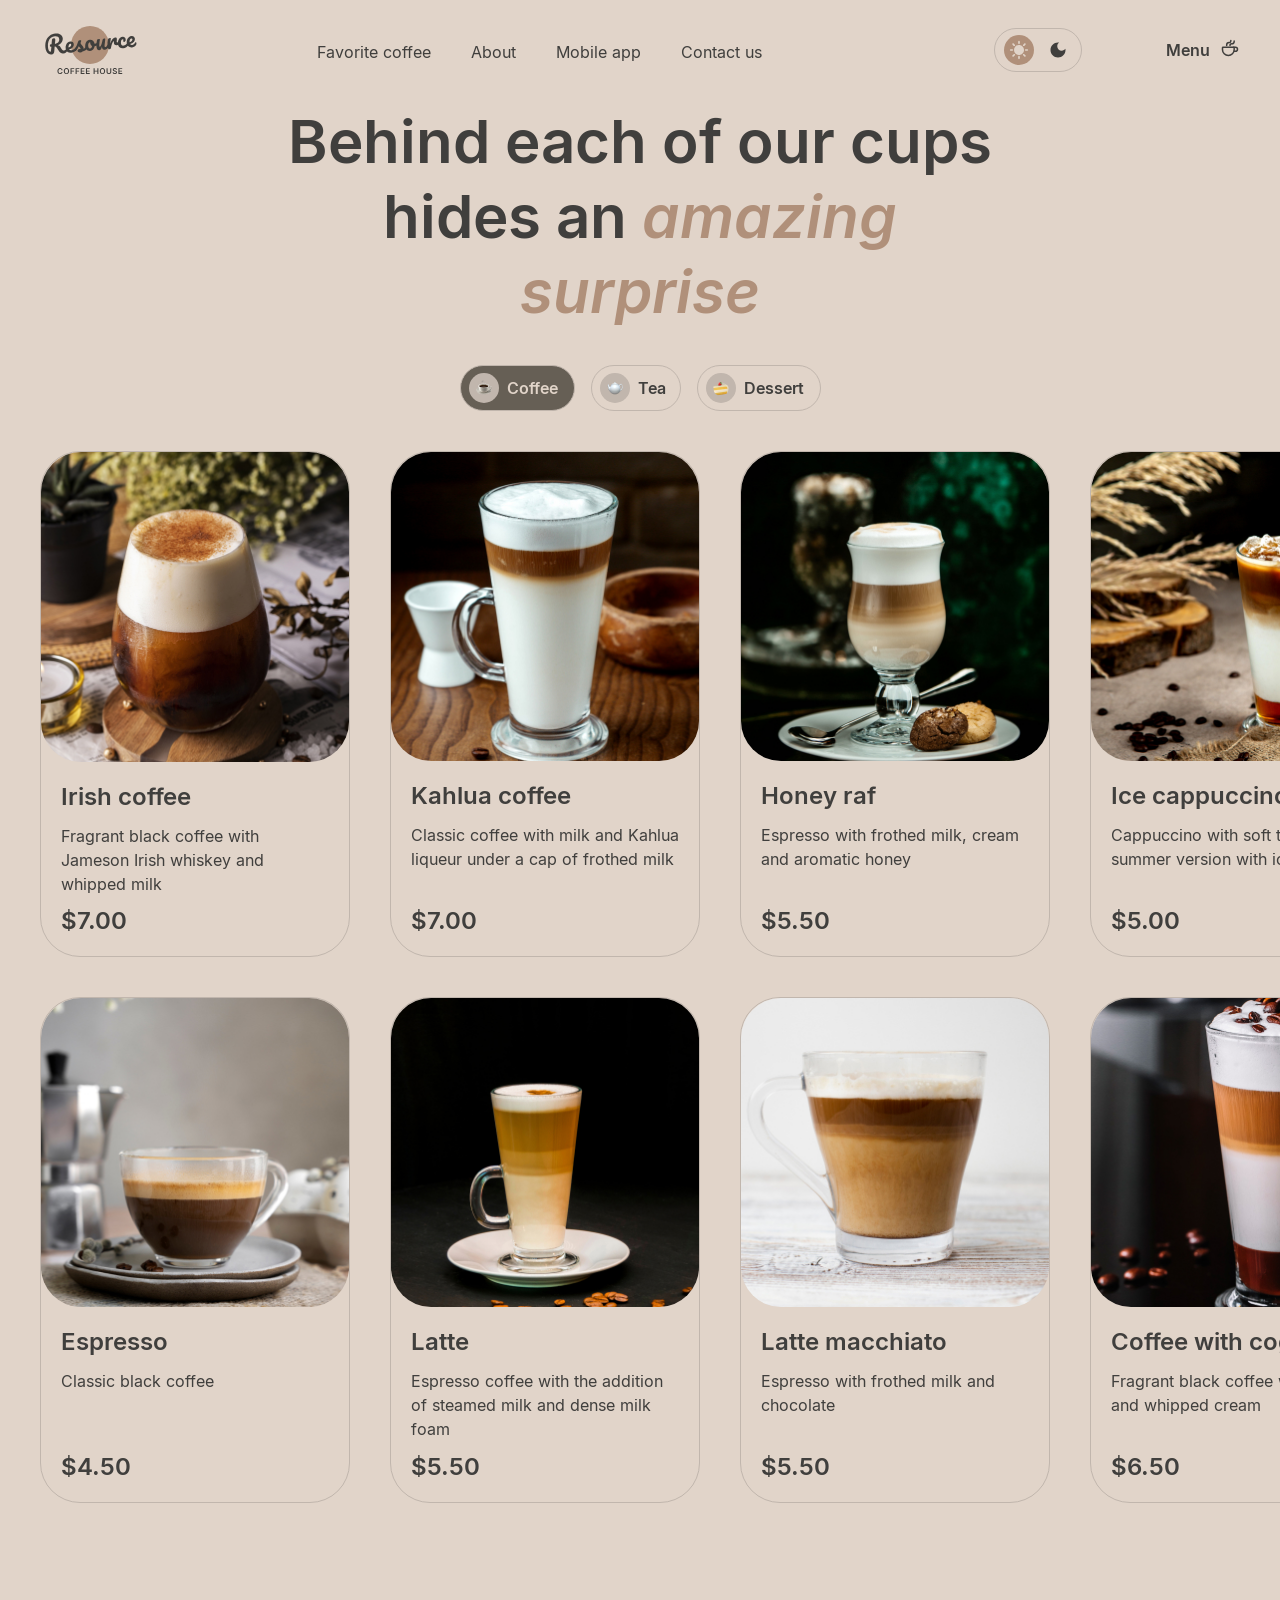
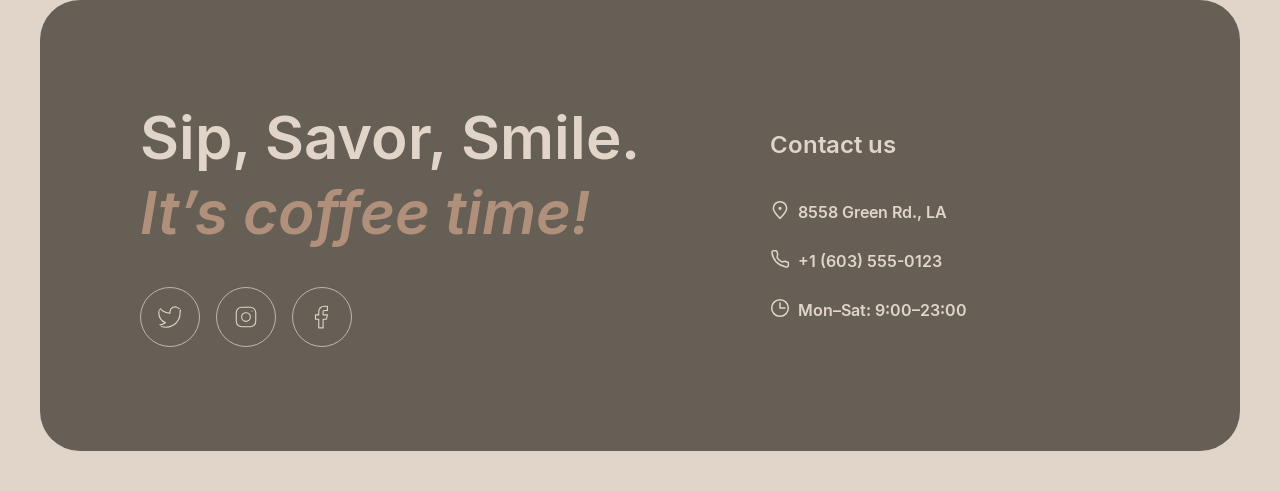
<file: menu.html>
<!doctype html>
<html lang="en">
	<head>
		<meta charset="UTF-8" />
		<meta name="viewport" content="width=device-width, initial-scale=1.0" />
		<link rel="stylesheet" href="style.css" />
		<title>Menu</title>
	</head>
	<body>
		<div class="wrapper-container">
			<header>
				<div class="header__container">
					<div class="header__menu">
						<div class="header__logo">
							<a href="index.html">
								<svg
									width="100"
									height="60"
									viewBox="0 0 100 60"
									fill="none"
									xmlns="http://www.w3.org/2000/svg"
								>
									<path
										style="fill: #b0907a"
										d="M69 25C69 35.4934 60.4934 44 50 44C39.5066 44 31 35.4934 31 25C31 14.5066 39.5066 6 50 6C60.4934 6 69 14.5066 69 25Z"
										fill="#B0907A"
									/>
									<path
										d="M95.6784 22.2913C95.8856 22.2732 96.0534 22.3548 96.1817 22.5364C96.326 22.7165 96.4127 22.9739 96.442 23.3086C96.4922 23.8824 96.4 24.3884 96.1652 24.8265C95.7789 25.5509 95.2359 26.1365 94.5362 26.5832C93.8524 27.0285 93.0084 27.295 92.0042 27.3829C90.4741 27.5168 89.2469 27.1664 88.3226 26.3318C87.3969 25.4812 86.8658 24.2749 86.7291 22.7129C86.6329 21.6131 86.7748 20.5727 87.1547 19.5919C87.5333 18.5951 88.1046 17.7822 88.8687 17.1532C89.6487 16.5229 90.5568 16.1623 91.5928 16.0717C92.5173 15.9908 93.2829 16.2049 93.8895 16.714C94.4948 17.2071 94.8386 17.9239 94.9209 18.8643C95.0171 19.9641 94.7016 20.9473 93.9743 21.814C93.2617 22.6633 91.9772 23.4021 90.1208 24.0303C90.5675 24.73 91.2451 25.0401 92.1537 24.9606C92.8072 24.9035 93.3279 24.7053 93.7158 24.3662C94.1197 24.0257 94.5692 23.4725 95.0643 22.7064C95.2346 22.4506 95.4393 22.3122 95.6784 22.2913ZM91.3914 18.4503C90.8016 18.5019 90.3295 18.8885 89.9751 19.6102C89.6365 20.3304 89.5098 21.1767 89.5949 22.149L89.5991 22.1968C90.5199 21.8914 91.2318 21.4918 91.7347 20.9981C92.2376 20.5044 92.4632 19.9626 92.4117 19.3729C92.3852 19.0701 92.2766 18.8386 92.0859 18.6786C91.9098 18.5013 91.6783 18.4252 91.3914 18.4503Z"
										fill="#403F3D"
									/>
									<path
										d="M83.2976 28.1446C81.7356 28.2813 80.4779 27.9497 79.5245 27.1497C78.5857 26.3324 78.0529 25.1985 77.926 23.7481C77.813 22.457 77.969 21.303 78.394 20.2861C78.819 19.2692 79.4149 18.4622 80.1818 17.8651C80.9487 17.268 81.7784 16.9304 82.671 16.8523C83.5477 16.7756 84.2481 16.9793 84.7723 17.4635C85.311 17.9303 85.6159 18.5702 85.6871 19.383C85.7456 20.0525 85.6437 20.6316 85.3813 21.1203C85.1348 21.6076 84.7725 21.8722 84.2944 21.9141C83.9915 21.9406 83.7382 21.8904 83.5344 21.7637C83.3465 21.6356 83.2414 21.444 83.2191 21.189C83.2093 21.0774 83.2141 20.9485 83.2334 20.8023C83.2527 20.6561 83.2676 20.5504 83.278 20.4852C83.3367 20.2392 83.357 20.0125 83.3389 19.8053C83.3208 19.5981 83.2511 19.4436 83.1297 19.3418C83.0243 19.2386 82.876 19.1953 82.6847 19.2121C82.3181 19.2441 81.9901 19.4415 81.7006 19.8041C81.4097 20.1508 81.193 20.6114 81.0506 21.186C80.9081 21.7606 80.8661 22.3826 80.9247 23.0521C81.0865 24.901 81.9723 25.7551 83.5821 25.6142C84.2356 25.557 84.9181 25.2805 85.6296 24.7846C86.3556 24.2714 87.0469 23.5444 87.7034 22.6036C87.8752 22.3637 88.0806 22.2333 88.3197 22.2124C88.5269 22.1942 88.6946 22.2759 88.8229 22.4574C88.9672 22.6375 89.054 22.895 89.0832 23.2297C89.1362 23.8354 89.028 24.3427 88.7587 24.7518C88.0904 25.7418 87.2526 26.5378 86.2452 27.1399C85.2524 27.7247 84.2699 28.0596 83.2976 28.1446Z"
										fill="#403F3D"
									/>
									<path
										d="M69.549 29.3476C68.9433 29.4006 68.485 29.1195 68.1742 28.5042C67.8794 27.8876 67.6706 26.8779 67.5479 25.4753C67.3666 23.4032 67.4892 21.4089 67.9158 19.4924C68.0188 19.0177 68.2207 18.6627 68.5213 18.4276C68.8365 18.1752 69.289 18.0232 69.8787 17.9716C70.1975 17.9437 70.4242 17.964 70.5586 18.0326C70.6931 18.1011 70.7701 18.2469 70.7897 18.4701C70.812 18.7251 70.7426 19.3094 70.5816 20.2229C70.478 20.8744 70.3993 21.4434 70.3455 21.93C70.2917 22.4165 70.2636 23.0132 70.2612 23.7201C70.6673 22.3033 71.1594 21.136 71.7376 20.2181C72.3158 19.3002 72.8997 18.6308 73.4892 18.2098C74.0947 17.7874 74.6605 17.5532 75.1865 17.5072C76.2225 17.4166 76.7858 17.8893 76.8765 18.9253C76.8946 19.1325 76.8668 19.6409 76.7931 20.4504C76.7214 21.0991 76.6925 21.5032 76.7064 21.6626C76.7552 22.2204 76.9789 22.4819 77.3773 22.4471C77.8236 22.408 78.3668 22.0072 79.0067 21.2445C79.1958 21.0191 79.4019 20.8967 79.6251 20.8772C79.8323 20.8591 80 20.9408 80.1283 21.1223C80.2712 21.2864 80.3559 21.5199 80.3824 21.8228C80.434 22.4125 80.315 22.8887 80.0255 23.2513C79.6197 23.7526 79.1285 24.1971 78.5521 24.5848C77.9903 24.9552 77.3746 25.1697 76.7052 25.2282C75.8604 25.3021 75.196 25.1434 74.7121 24.7521C74.2441 24.3594 73.978 23.7965 73.9139 23.0633C73.8929 22.8242 73.8959 22.583 73.9228 22.3397C73.9268 22.0182 73.9239 21.8016 73.9142 21.69C73.8919 21.435 73.793 21.3151 73.6177 21.3305C73.3786 21.3514 73.0836 21.6503 72.7325 22.2271C72.396 22.7865 72.0748 23.5213 71.7689 24.4314C71.4631 25.3415 71.2332 26.2932 71.0791 27.2864C70.9694 28.0509 70.8068 28.5791 70.5914 28.8709C70.3906 29.1455 70.0431 29.3044 69.549 29.3476Z"
										fill="#403F3D"
									/>
									<path
										d="M59.2462 30.2488C58.5289 30.3116 57.9106 30.0364 57.3912 29.4233C56.8863 28.7929 56.5906 27.9836 56.5042 26.9954C56.3996 25.8 56.3838 24.7012 56.4567 23.699C56.5282 22.6809 56.6985 21.5979 56.9675 20.4501C57.085 19.958 57.2782 19.5958 57.547 19.3635C57.8157 19.1312 58.2609 18.9878 58.8826 18.9334C59.2332 18.9028 59.4772 18.9376 59.6145 19.038C59.7677 19.1371 59.8541 19.2981 59.8736 19.5213C59.8847 19.6488 59.8347 20.0868 59.7235 20.8354C59.6157 21.4391 59.5349 21.9842 59.4811 22.4707C59.3088 24.1722 59.247 25.3019 59.2958 25.8598C59.3251 26.1945 59.3859 26.4301 59.4781 26.5666C59.569 26.6871 59.7021 26.7397 59.8774 26.7244C60.1165 26.7035 60.3904 26.4386 60.6993 25.9297C61.024 25.4195 61.3431 24.6608 61.6565 23.6536C61.9859 22.6451 62.2798 21.4148 62.5382 19.9627C62.6239 19.4734 62.7852 19.114 63.0221 18.8845C63.2749 18.6535 63.6643 18.5151 64.1903 18.4691C64.5569 18.437 64.8161 18.4625 64.9679 18.5456C65.1184 18.6127 65.204 18.7658 65.2249 19.0049C65.2598 19.4034 65.1561 20.5127 64.9138 22.3327C64.646 24.412 64.533 25.6907 64.5748 26.1688C64.6013 26.4717 64.686 26.7052 64.8289 26.8694C64.9703 27.0176 65.1447 27.0827 65.3519 27.0645C65.6706 27.0366 66.0285 26.8126 66.4254 26.3924C66.8368 25.9549 67.3708 25.2657 68.0273 24.3249C68.199 24.0851 68.4044 23.9547 68.6435 23.9337C68.8507 23.9156 69.0185 23.9973 69.1468 24.1788C69.291 24.3589 69.3778 24.6163 69.4071 24.9511C69.4629 25.5886 69.3547 26.096 69.0825 26.4731C68.471 27.3779 67.7905 28.1361 67.041 28.7477C66.3074 29.358 65.4385 29.707 64.4343 29.7949C63.6693 29.8618 63.0776 29.6165 62.6594 29.0588C62.2572 28.4997 62.0093 27.6862 61.9159 26.6183C61.7398 27.7259 61.4065 28.5982 60.9162 29.2354C60.4245 29.8566 59.8678 30.1944 59.2462 30.2488Z"
										fill="#403F3D"
									/>
									<path
										d="M57.5606 22.8796C57.7678 22.8614 57.9362 22.9511 58.0659 23.1485C58.1956 23.346 58.2744 23.6041 58.3023 23.9229C58.3692 24.688 58.1779 25.1625 57.7282 25.3463C56.8011 25.7647 55.7659 26.048 54.6225 26.1963C54.4367 27.5616 53.9332 28.6898 53.1117 29.5808C52.2888 30.4559 51.3115 30.9429 50.1799 31.0419C49.2235 31.1256 48.3824 30.9663 47.6566 30.564C46.9467 30.1603 46.383 29.5913 45.9654 28.8569C45.5478 28.1225 45.3 27.309 45.2219 26.4164C45.1159 25.205 45.2529 24.1089 45.6328 23.1281C46.0114 22.1313 46.5841 21.3343 47.351 20.7372C48.1165 20.1242 48.9933 19.7744 49.9816 19.688C51.1929 19.582 52.2022 19.9193 53.0093 20.6999C53.8309 21.4632 54.3592 22.453 54.5941 23.6691C55.339 23.5558 56.2177 23.3183 57.23 22.9567C57.3547 22.9136 57.4649 22.8879 57.5606 22.8796ZM50.1494 28.4908C50.6595 28.4462 51.0797 28.2007 51.41 27.7542C51.7563 27.3063 51.959 26.6863 52.0182 25.8941C51.4948 25.6026 51.0739 25.1977 50.7555 24.6795C50.4531 24.1599 50.2754 23.5972 50.2224 22.9916C50.2001 22.7365 50.2017 22.4794 50.2272 22.2202L50.1076 22.2307C49.4701 22.2864 48.9633 22.644 48.5873 23.3032C48.2259 23.9452 48.094 24.824 48.1916 25.9398C48.2683 26.8164 48.4942 27.4712 48.8694 27.9042C49.2605 28.3357 49.6872 28.5313 50.1494 28.4908Z"
										fill="#403F3D"
									/>
									<path
										d="M40.3103 32.4354C39.4815 32.508 38.8272 32.3725 38.3474 32.029C37.8836 31.6841 37.6307 31.2726 37.5889 30.7944C37.5527 30.38 37.6727 30.0081 37.9491 29.6787C38.2254 29.3494 38.6584 29.1589 39.2482 29.1073C39.4554 29.0892 39.6966 29.0922 39.9717 29.1163C40.2614 29.1231 40.4787 29.1282 40.6235 29.1316C40.5713 28.7185 40.4415 28.3364 40.2341 27.9851C40.0427 27.6325 39.8048 27.3 39.5205 26.9876C39.2348 26.6592 38.9692 26.3773 38.7237 26.1418C38.3119 27.1254 37.8861 27.9497 37.4464 28.6145C37.0226 29.278 36.5482 29.9137 36.0232 30.5218C35.7614 30.8338 35.4711 31.0038 35.1523 31.0316C34.8973 31.054 34.6824 30.9844 34.5077 30.823C34.3316 30.6457 34.2316 30.4216 34.2079 30.1506C34.1801 29.8318 34.2658 29.5272 34.4653 29.2367L34.7426 28.827C35.5244 27.6664 36.1078 26.7159 36.4928 25.9756C36.7233 25.4896 36.9884 24.8481 37.288 24.0509C37.5863 23.2379 37.8745 22.4016 38.1527 21.542C38.3942 20.8142 38.9931 20.4085 39.9494 20.3248C40.3957 20.2858 40.71 20.2984 40.8923 20.3628C41.0746 20.4271 41.1734 20.547 41.1888 20.7223C41.1971 20.8179 41.1785 20.9722 41.1329 21.1849C41.0873 21.3977 41.0177 21.6126 40.9243 21.8296C40.6876 22.4285 40.5867 22.9272 40.6215 23.3257C40.6424 23.5647 40.7451 23.8208 40.9296 24.0937C41.1301 24.3653 41.4244 24.7009 41.8127 25.1006C42.3814 25.7254 42.8141 26.2657 43.111 26.7216C43.4224 27.1601 43.6025 27.6583 43.6513 28.2162C43.6652 28.3756 43.6688 28.6001 43.662 28.8898C44.4166 28.5187 45.2626 27.6335 46.2003 26.2345C46.372 25.9946 46.5774 25.8642 46.8165 25.8433C47.0237 25.8252 47.1915 25.9069 47.3198 26.0884C47.464 26.2685 47.5508 26.5259 47.5801 26.8606C47.6331 27.4663 47.5249 27.9737 47.2555 28.3827C46.545 29.4407 45.8392 30.185 45.1381 30.6158C44.4515 31.0292 43.5756 31.2985 42.5105 31.4238C41.9204 32.0215 41.187 32.3587 40.3103 32.4354Z"
										fill="#403F3D"
									/>
									<path
										d="M36.6161 26.7357C36.8233 26.7175 36.9911 26.7992 37.1194 26.9807C37.2636 27.1608 37.3504 27.4183 37.3797 27.753C37.4355 28.3905 37.3273 28.8979 37.0551 29.2751C36.5281 30.0439 35.7492 30.7786 34.7183 31.4791C33.7034 32.1782 32.5823 32.5815 31.355 32.6888C29.6814 32.8353 28.3426 32.4947 27.3386 31.667C26.3347 30.8394 25.7637 29.6365 25.6256 28.0586C25.5294 26.9588 25.6713 25.9185 26.0512 24.9376C26.4298 23.9408 27.0011 23.1279 27.7652 22.4989C28.5452 21.8686 29.4533 21.508 30.4893 21.4174C31.4138 21.3365 32.1793 21.5506 32.786 22.0597C33.3913 22.5528 33.7351 23.2696 33.8173 24.21C33.9136 25.3098 33.5981 26.293 32.8708 27.1597C32.1581 28.009 30.8816 28.7471 29.0412 29.3739C29.5039 30.0722 30.293 30.3726 31.4088 30.275C32.126 30.2122 32.9173 29.894 33.7826 29.3204C34.6625 28.7295 35.4016 27.9983 35.9999 27.1269C36.1716 26.887 36.377 26.7566 36.6161 26.7357ZM30.2878 23.796C29.6981 23.8476 29.226 24.2342 28.8715 24.9559C28.533 25.6761 28.4063 26.5224 28.4914 27.4947L28.4955 27.5425C29.4164 27.2371 30.1283 26.8375 30.6312 26.3438C31.1341 25.8501 31.3597 25.3083 31.3081 24.7186C31.2816 24.4158 31.1731 24.1843 30.9824 24.0243C30.8063 23.847 30.5747 23.7709 30.2878 23.796Z"
										fill="#403F3D"
									/>
									<path
										d="M27.6906 27.5167C27.8978 27.4986 28.0656 27.5803 28.1939 27.7618C28.3382 27.9419 28.4249 28.1993 28.4542 28.5341C28.5086 29.1557 28.4004 29.6631 28.1296 30.0561C27.4454 31.0476 26.7351 31.8324 25.9987 32.4108C25.261 32.9733 24.3581 33.3012 23.2902 33.3946C22.2541 33.4853 21.3451 33.2837 20.5631 32.79C19.797 32.2949 19.028 31.3985 18.256 30.1009C17.6351 29.063 17.151 28.3023 16.8035 27.8188C16.4547 27.3193 16.119 26.9712 15.7967 26.7745C15.4903 26.5765 15.1198 26.4724 14.6852 26.4622C14.6508 26.8025 14.5595 27.8705 14.4114 29.6663C14.3537 30.4744 14.3165 30.9675 14.3 31.1456C14.2256 32.1319 13.9724 32.9089 13.5402 33.4767C13.1067 34.0286 12.4038 34.3471 11.4315 34.4321C10.3636 34.5256 9.38799 34.2977 8.50477 33.7486C7.63609 33.1822 6.9298 32.3606 6.38589 31.2839C5.84059 30.1913 5.50518 28.9277 5.37968 27.4932C5.1454 24.8154 5.40544 22.4638 6.15978 20.4383C6.93006 18.4115 8.10738 16.8148 9.69174 15.6483C11.2906 14.4644 13.1899 13.7763 15.3895 13.5838C16.9196 13.45 18.223 13.5688 19.2994 13.9404C20.3759 14.312 21.1968 14.8826 21.762 15.6523C22.3432 16.4206 22.6784 17.3148 22.7676 18.3349C22.8457 19.2275 22.7073 20.1229 22.3522 21.0213C22.0117 21.9023 21.4476 22.7066 20.66 23.434C19.8724 24.1614 18.8869 24.7375 17.7034 25.1622C18.4866 25.3025 19.1057 25.5856 19.5605 26.0116C20.0154 26.4376 20.4891 27.0787 20.9816 27.9351C21.5115 28.8524 22.0112 29.5153 22.4806 29.924C22.966 30.3312 23.4955 30.5098 24.0693 30.4596C24.5794 30.4149 25.0509 30.205 25.4838 29.8299C25.9154 29.4388 26.4456 28.7981 27.0744 27.9079C27.2461 27.6681 27.4515 27.5377 27.6906 27.5167ZM11.3837 26.727C10.8418 26.7744 10.4561 26.6797 10.2266 26.4428C10.013 26.2045 9.89225 25.9259 9.86436 25.6071C9.8309 25.2246 9.92394 24.9113 10.1435 24.6672C10.379 24.4218 10.6562 24.2851 10.9749 24.2572L11.5727 24.2049C11.691 22.6206 11.8123 21.2528 11.9364 20.1016C12.053 19.0474 12.6771 18.4708 13.8088 18.3718C14.7173 18.2923 15.2071 18.659 15.2782 19.4719C15.2936 19.6473 15.2975 19.7835 15.2899 19.8805L14.9199 23.9121C15.7764 23.789 16.5393 23.5134 17.2085 23.0855C17.8937 22.6561 18.4149 22.0966 18.7722 21.4068C19.1454 20.7156 19.2957 19.9556 19.2232 19.1268C19.1353 18.1226 18.7236 17.3636 17.988 16.8498C17.2524 16.3359 16.2232 16.1369 14.9002 16.2526C13.3382 16.3893 12.0016 16.8997 10.8904 17.7839C9.79381 18.6508 8.98568 19.8779 8.46605 21.4653C7.94503 23.0366 7.78003 24.9142 7.97108 27.0978C8.06033 28.1179 8.24063 28.9855 8.51198 29.7006C8.78334 30.4157 9.08648 30.9432 9.42139 31.2834C9.75631 31.6235 10.0592 31.7817 10.3302 31.7579C10.5374 31.7398 10.6957 31.6216 10.8051 31.4032C10.9304 31.1834 11.0127 30.839 11.052 30.3698L11.3837 26.727Z"
										fill="#403F3D"
									/>
									<path
										d="M78.4023 54.0001V48.1819H82.1864V49.0654H79.4563V50.645H81.9904V51.5285H79.4563V53.1165H82.2092V54.0001H78.4023Z"
										fill="#403F3D"
									/>
									<path
										d="M75.9698 49.7813C75.9433 49.5332 75.8316 49.34 75.6346 49.2017C75.4395 49.0635 75.1857 48.9943 74.8732 48.9943C74.6535 48.9943 74.4651 49.0275 74.3079 49.0938C74.1507 49.1601 74.0304 49.25 73.9471 49.3637C73.8638 49.4773 73.8211 49.607 73.8192 49.7529C73.8192 49.8741 73.8467 49.9792 73.9016 50.0682C73.9585 50.1572 74.0352 50.233 74.1317 50.2955C74.2283 50.3561 74.3353 50.4072 74.4528 50.4489C74.5702 50.4906 74.6886 50.5256 74.8079 50.554L75.3533 50.6904C75.573 50.7415 75.7842 50.8106 75.9869 50.8977C76.1914 50.9849 76.3742 51.0947 76.5352 51.2273C76.698 51.3599 76.8268 51.5199 76.9215 51.7074C77.0162 51.8949 77.0636 52.1146 77.0636 52.3665C77.0636 52.7074 76.9764 53.0076 76.8022 53.2671C76.628 53.5246 76.3761 53.7263 76.0465 53.8722C75.7189 54.0161 75.3221 54.0881 74.8562 54.0881C74.4035 54.0881 74.0105 54.018 73.6772 53.8779C73.3458 53.7377 73.0863 53.5332 72.8988 53.2642C72.7132 52.9953 72.6128 52.6676 72.5977 52.2813H73.6346C73.6497 52.4839 73.7122 52.6525 73.8221 52.787C73.9319 52.9214 74.0749 53.0218 74.2511 53.0881C74.4291 53.1544 74.628 53.1875 74.8477 53.1875C75.0768 53.1875 75.2776 53.1534 75.4499 53.0852C75.6242 53.0152 75.7605 52.9186 75.859 52.7955C75.9575 52.6705 76.0077 52.5246 76.0096 52.358C76.0077 52.2065 75.9632 52.0815 75.8761 51.983C75.7889 51.8826 75.6668 51.7993 75.5096 51.733C75.3543 51.6648 75.1725 51.6042 74.9641 51.5512L74.3022 51.3807C73.823 51.2576 73.4442 51.071 73.1658 50.821C72.8893 50.5692 72.7511 50.2349 72.7511 49.8182C72.7511 49.4754 72.8439 49.1752 73.0295 48.9176C73.217 48.6601 73.4717 48.4602 73.7937 48.3182C74.1156 48.1743 74.4802 48.1023 74.8874 48.1023C75.3003 48.1023 75.6621 48.1743 75.9727 48.3182C76.2852 48.4602 76.5304 48.6582 76.7085 48.912C76.8865 49.1638 76.9783 49.4536 76.984 49.7813H75.9698Z"
										fill="#403F3D"
									/>
									<path
										d="M70.2086 48.1819H71.2626V51.983C71.2626 52.3997 71.1641 52.7662 70.9672 53.0825C70.7721 53.3987 70.4975 53.6459 70.1433 53.8239C69.7891 54.0001 69.3753 54.0881 68.9018 54.0881C68.4264 54.0881 68.0117 54.0001 67.6575 53.8239C67.3033 53.6459 67.0287 53.3987 66.8336 53.0825C66.6386 52.7662 66.541 52.3997 66.541 51.983V48.1819H67.595V51.895C67.595 52.1374 67.648 52.3533 67.7541 52.5427C67.862 52.7321 68.0136 52.8807 68.2086 52.9887C68.4037 53.0948 68.6348 53.1478 68.9018 53.1478C69.1689 53.1478 69.3999 53.0948 69.595 52.9887C69.792 52.8807 69.9435 52.7321 70.0495 52.5427C70.1556 52.3533 70.2086 52.1374 70.2086 51.895V48.1819Z"
										fill="#403F3D"
									/>
									<path
										d="M65.1435 51.0909C65.1435 51.7178 65.026 52.2548 64.7912 52.7017C64.5582 53.1468 64.2401 53.4877 63.8366 53.7245C63.4351 53.9612 62.9796 54.0796 62.4702 54.0796C61.9607 54.0796 61.5043 53.9612 61.1009 53.7245C60.6993 53.4858 60.3812 53.144 60.1463 52.6989C59.9134 52.2519 59.7969 51.7159 59.7969 51.0909C59.7969 50.464 59.9134 49.9281 60.1463 49.483C60.3812 49.036 60.6993 48.6942 61.1009 48.4574C61.5043 48.2207 61.9607 48.1023 62.4702 48.1023C62.9796 48.1023 63.4351 48.2207 63.8366 48.4574C64.2401 48.6942 64.5582 49.036 64.7912 49.483C65.026 49.9281 65.1435 50.464 65.1435 51.0909ZM64.0838 51.0909C64.0838 50.6496 64.0147 50.2775 63.8764 49.9745C63.7401 49.6695 63.5507 49.4394 63.3082 49.2841C63.0658 49.1269 62.7865 49.0483 62.4702 49.0483C62.1539 49.0483 61.8745 49.1269 61.6321 49.2841C61.3897 49.4394 61.1993 49.6695 61.0611 49.9745C60.9247 50.2775 60.8565 50.6496 60.8565 51.0909C60.8565 51.5322 60.9247 51.9053 61.0611 52.2102C61.1993 52.5133 61.3897 52.7434 61.6321 52.9006C61.8745 53.0559 62.1539 53.1335 62.4702 53.1335C62.7865 53.1335 63.0658 53.0559 63.3082 52.9006C63.5507 52.7434 63.7401 52.5133 63.8764 52.2102C64.0147 51.9053 64.0838 51.5322 64.0838 51.0909Z"
										fill="#403F3D"
									/>
									<path
										d="M53.5918 54.0001V48.1819H54.6458V50.645H57.3418V48.1819H58.3986V54.0001H57.3418V51.5285H54.6458V54.0001H53.5918Z"
										fill="#403F3D"
									/>
									<path
										d="M45.9492 54.0001V48.1819H49.7333V49.0654H47.0032V50.645H49.5373V51.5285H47.0032V53.1165H49.756V54.0001H45.9492Z"
										fill="#403F3D"
									/>
									<path
										d="M40.6895 54.0001V48.1819H44.4735V49.0654H41.7434V50.645H44.2775V51.5285H41.7434V53.1165H44.4963V54.0001H40.6895Z"
										fill="#403F3D"
									/>
									<path
										d="M35.6016 54.0001V48.1819H39.3288V49.0654H36.6555V50.645H39.0732V51.5285H36.6555V54.0001H35.6016Z"
										fill="#403F3D"
									/>
									<path
										d="M30.5137 54.0001V48.1819H34.2409V49.0654H31.5676V50.645H33.9853V51.5285H31.5676V54.0001H30.5137Z"
										fill="#403F3D"
									/>
									<path
										d="M29.1181 51.0909C29.1181 51.7178 29.0007 52.2548 28.7658 52.7017C28.5328 53.1468 28.2147 53.4877 27.8113 53.7245C27.4097 53.9612 26.9542 54.0796 26.4448 54.0796C25.9353 54.0796 25.4789 53.9612 25.0755 53.7245C24.6739 53.4858 24.3558 53.144 24.1209 52.6989C23.888 52.2519 23.7715 51.7159 23.7715 51.0909C23.7715 50.464 23.888 49.9281 24.1209 49.483C24.3558 49.036 24.6739 48.6942 25.0755 48.4574C25.4789 48.2207 25.9353 48.1023 26.4448 48.1023C26.9542 48.1023 27.4097 48.2207 27.8113 48.4574C28.2147 48.6942 28.5328 49.036 28.7658 49.483C29.0007 49.9281 29.1181 50.464 29.1181 51.0909ZM28.0584 51.0909C28.0584 50.6496 27.9893 50.2775 27.851 49.9745C27.7147 49.6695 27.5253 49.4394 27.2828 49.2841C27.0404 49.1269 26.7611 49.0483 26.4448 49.0483C26.1285 49.0483 25.8491 49.1269 25.6067 49.2841C25.3643 49.4394 25.1739 49.6695 25.0357 49.9745C24.8993 50.2775 24.8311 50.6496 24.8311 51.0909C24.8311 51.5322 24.8993 51.9053 25.0357 52.2102C25.1739 52.5133 25.3643 52.7434 25.6067 52.9006C25.8491 53.0559 26.1285 53.1335 26.4448 53.1335C26.7611 53.1335 27.0404 53.0559 27.2828 52.9006C27.5253 52.7434 27.7147 52.5133 27.851 52.2102C27.9893 51.9053 28.0584 51.5322 28.0584 51.0909Z"
										fill="#403F3D"
									/>
									<path
										d="M22.5536 50.1449H21.4911C21.4608 49.9707 21.4049 49.8163 21.3235 49.6818C21.2421 49.5455 21.1407 49.4299 21.0195 49.3352C20.8983 49.2406 20.7601 49.1695 20.6048 49.1222C20.4513 49.0729 20.2856 49.0483 20.1076 49.0483C19.7913 49.0483 19.511 49.1279 19.2667 49.287C19.0224 49.4442 18.8311 49.6752 18.6928 49.9801C18.5546 50.2832 18.4854 50.6534 18.4854 51.0909C18.4854 51.536 18.5546 51.911 18.6928 52.2159C18.833 52.519 19.0243 52.7481 19.2667 52.9034C19.511 53.0568 19.7904 53.1335 20.1048 53.1335C20.279 53.1335 20.4419 53.1108 20.5934 53.0654C20.7468 53.018 20.8841 52.9489 21.0053 52.858C21.1284 52.7671 21.2317 52.6553 21.315 52.5227C21.4002 52.3902 21.4589 52.2387 21.4911 52.0682L22.5536 52.0739C22.5138 52.3504 22.4277 52.6099 22.2951 52.8523C22.1644 53.0947 21.993 53.3087 21.7809 53.4943C21.5688 53.6781 21.3207 53.822 21.0366 53.9262C20.7525 54.0284 20.4371 54.0796 20.0906 54.0796C19.5792 54.0796 19.1228 53.9612 18.7212 53.7245C18.3197 53.4877 18.0034 53.1459 17.7724 52.6989C17.5413 52.2519 17.4258 51.7159 17.4258 51.0909C17.4258 50.464 17.5423 49.9281 17.7752 49.483C18.0082 49.036 18.3254 48.6942 18.7269 48.4574C19.1284 48.2207 19.583 48.1023 20.0906 48.1023C20.4144 48.1023 20.7156 48.1477 20.994 48.2387C21.2724 48.3296 21.5205 48.4631 21.7383 48.6392C21.9561 48.8135 22.1351 49.0275 22.2752 49.2813C22.4173 49.5332 22.5101 49.821 22.5536 50.1449Z"
										fill="#403F3D"
									/>
								</svg>
							</a>
						</div>
						<div class="header__navbar" id="menu">
							<ul class="navbar__container">
								<li><a href="index.html#favorite">Favorite coffee</a></li>
								<li><a href="index.html#about">About</a></li>
								<li><a href="index.html#mobile">Mobile app</a></li>
								<li><a href="index.html#contacts">Contact us</a></li>
							</ul>
						</div>
						<div class="header__actions">
							<div class="theme__switch">
								<svg
									class="light__svg"
									width="36"
									height="30"
									viewBox="0 0 36 36"
									fill="none"
									xmlns="http://www.w3.org/2000/svg"
								>
									<rect width="36" height="36" rx="18" fill="#B0907A" />
									<path
										d="M17 10V8C17 7.45 17.45 7 18 7C18.55 7 19 7.45 19 8V10C19 10.55 18.55 11 18 11C17.45 11 17 10.55 17 10ZM24.36 13.05L25.77 11.63C26.16 11.24 26.16 10.61 25.77 10.22C25.38 9.83 24.75 9.83 24.36 10.22L22.95 11.64C22.56 12.03 22.56 12.66 22.95 13.05C23.34 13.44 23.97 13.44 24.36 13.05ZM28 17H26C25.45 17 25 17.45 25 18C25 18.55 25.45 19 26 19H28C28.55 19 29 18.55 29 18C29 17.45 28.55 17 28 17ZM18 25C17.45 25 17 25.45 17 26V28C17 28.55 17.45 29 18 29C18.55 29 19 28.55 19 28V26C19 25.45 18.55 25 18 25ZM11.64 13.05L10.22 11.64C9.83 11.25 9.83 10.61 10.22 10.23C10.61 9.85 11.25 9.84 11.63 10.23L13.04 11.64C13.43 12.03 13.43 12.67 13.04 13.05C12.65 13.43 12.02 13.44 11.64 13.05ZM22.95 22.95C22.56 23.34 22.56 23.98 22.95 24.36L24.36 25.77C24.75 26.16 25.39 26.16 25.77 25.77C26.16 25.38 26.16 24.74 25.77 24.36L24.36 22.95C23.98 22.56 23.34 22.56 22.95 22.95ZM8 19H10C10.55 19 11 18.55 11 18C11 17.45 10.55 17 10 17H8C7.45 17 7 17.45 7 18C7 18.55 7.45 19 8 19ZM11.64 25.78L13.05 24.37C13.44 23.98 13.44 23.34 13.05 22.96C12.66 22.58 12.02 22.57 11.64 22.96L10.23 24.37C9.84 24.76 9.84 25.4 10.23 25.78C10.61 26.17 11.25 26.17 11.64 25.78ZM18 12C14.69 12 12 14.69 12 18C12 21.31 14.69 24 18 24C21.31 24 24 21.31 24 18C24 14.69 21.31 12 18 12Z"
										fill="#E1D4C9"
									/>
								</svg>
								<svg
									class="night__svg"
									width="30"
									height="30"
									viewBox="0 0 36 36"
									fill="none"
									xmlns="http://www.w3.org/2000/svg"
								>
									<rect width="36" height="36" rx="18" fill="#665F55" />
									<path
										d="M18 9C13.03 9 9 13.03 9 18C9 22.97 13.03 27 18 27C22.97 27 27 22.97 27 18C27 17.54 26.96 17.08 26.9 16.64C25.92 18.01 24.32 18.9 22.5 18.9C19.52 18.9 17.1 16.48 17.1 13.5C17.1 11.69 17.99 10.08 19.36 9.1C18.92 9.04 18.46 9 18 9Z"
										fill="#E1D4C9"
									/>
								</svg>
							</div>
							<div class="menu__burger" id="burger">
								<svg
									width="18"
									height="2"
									viewBox="0 0 18 2"
									fill="none"
									xmlns="http://www.w3.org/2000/svg"
								>
									<path
										d="M0.75 0.75H16.75"
										stroke="#403F3D"
										stroke-width="1.5"
										stroke-linecap="round"
										stroke-linejoin="round"
									/>
								</svg>
								<svg
									width="18"
									height="2"
									viewBox="0 0 18 2"
									fill="none"
									xmlns="http://www.w3.org/2000/svg"
								>
									<path
										d="M0.75 0.75H16.75"
										stroke="#403F3D"
										stroke-width="1.5"
										stroke-linecap="round"
										stroke-linejoin="round"
									/>
								</svg>
								<svg
									id="close"
									width="13"
									height="13"
									viewBox="0 0 13 13"
									fill="none"
									xmlns="http://www.w3.org/2000/svg"
								>
									<path
										d="M0.75 0.75L12.0637 12.0637"
										stroke="#403F3D"
										stroke-width="1.5"
										stroke-linecap="round"
										stroke-linejoin="round"
									/>
									<path
										d="M0.75 12.0637L12.0637 0.750013"
										stroke="#403F3D"
										stroke-width="1.5"
										stroke-linecap="round"
										stroke-linejoin="round"
									/>
								</svg>
							</div>
							<div class="coffee__menu">
								<a href="menu.html" class="menu-link">
									<h2>Menu</h2>
									<svg
										width="20"
										height="20"
										viewBox="0 0 20 20"
										fill="none"
										xmlns="http://www.w3.org/2000/svg"
									>
										<path
											d="M14.167 9.76667V11.6667C14.167 14.8883 11.5553 17.5 8.33366 17.5C5.112 17.5 2.50033 14.8883 2.50033 11.6667V9.76667C2.50033 9.4353 2.76896 9.16667 3.10033 9.16667H13.567C13.8984 9.16667 14.167 9.4353 14.167 9.76667Z"
											stroke="#403F3D"
											stroke-width="1.5"
											stroke-linecap="round"
											stroke-linejoin="round"
										/>
										<path
											d="M10.0003 7.50008C10.0003 6.66675 10.5956 5.83341 11.786 5.83341C13.101 5.83341 14.167 4.76743 14.167 3.45246V2.91675"
											stroke="#403F3D"
											stroke-width="1.5"
											stroke-linecap="round"
											stroke-linejoin="round"
										/>
										<path
											d="M6.66634 7.5V7.08333C6.66634 5.70262 7.78563 4.58333 9.16634 4.58333C10.0868 4.58333 10.833 3.83714 10.833 2.91667V2.5"
											stroke="#403F3D"
											stroke-width="1.5"
											stroke-linecap="round"
											stroke-linejoin="round"
										/>
										<path
											d="M13.333 9.16675H15.4163C16.5669 9.16675 17.4997 10.0995 17.4997 11.2501C17.4997 12.4007 16.5669 13.3334 15.4163 13.3334H14.1663"
											stroke="#403F3D"
											stroke-width="1.5"
											stroke-linecap="round"
											stroke-linejoin="round"
										/>
									</svg>
								</a>
							</div>
						</div>
					</div>
				</div>
			</header>
			<main class="main">
				<div class="menu__title">
					<h2>
						Behind each of our cups hides an <span>amazing surprise</span>
					</h2>
					<div class="category__choose">
						<button class="coffee__btn active" id="coffeeBtn">
							<img src="assets/img/coffee.png" alt="coffee" />Coffee
						</button>
						<button class="tea__btn" id="teaBtn">
							<img src="assets/img/tea.png" alt="tea" />Tea
						</button>
						<button class="dessert__btn" id="dessertBtn">
							<img src="assets/img/dessert.png" alt="dessert" />Dessert
						</button>
					</div>
				</div>
				<section class="menu__grid">
					<div class="menu__grid-container"></div>
				</section>
				<button class="menu__grid-reload" id="gridBtn">
					<svg
						width="24"
						height="24"
						viewBox="0 0 24 24"
						fill="none"
						xmlns="http://www.w3.org/2000/svg"
					>
						<path
							d="M21.8883 13.5C21.1645 18.3113 17.013 22 12 22C6.47715 22 2 17.5228 2 12C2 6.47715 6.47715 2 12 2C16.1006 2 19.6248 4.46819 21.1679 8"
							stroke="#403F3D"
							stroke-linecap="round"
							stroke-linejoin="round"
						/>
						<path
							d="M17 8H21.4C21.7314 8 22 7.73137 22 7.4V3"
							stroke="#403F3D"
							stroke-linecap="round"
							stroke-linejoin="round"
						/>
					</svg>
				</button>
			</main>
			<footer id="contacts" class="footer">
				<div class="footer__content">
					<div class="footer__content-left">
						<div>
							<p class="footer__desc-1">Sip, Savor, Smile.</p>
							<p class="footer__desc-2">It’s coffee time!</p>
						</div>
						<div class="footer__socials">
							<svg
								class="social__1"
								width="23"
								height="19"
								viewBox="0 0 23 19"
								fill="none"
								xmlns="http://www.w3.org/2000/svg"
							>
								<path
									d="M22.5 0.510056C22.5 0.510056 20.4821 1.70217 19.36 2.04006C18.7577 1.34757 17.9573 0.856748 17.067 0.633982C16.1767 0.411216 15.2395 0.467251 14.3821 0.794509C13.5247 1.12177 12.7884 1.70446 12.273 2.46377C11.7575 3.22309 11.4877 4.12239 11.5 5.04006V6.04006C9.74263 6.08562 8.00127 5.69587 6.43101 4.9055C4.86074 4.11513 3.51032 2.94869 2.5 1.51006C2.5 1.51006 -1.5 10.5101 7.5 14.5101C5.44053 15.908 2.98716 16.609 0.5 16.5101C9.5 21.5101 20.5 16.5101 20.5 5.01006C20.4991 4.73151 20.4723 4.45365 20.42 4.18006C21.4406 3.17355 22.5 0.510056 22.5 0.510056Z"
									stroke="#E1D4C9"
									stroke-linecap="round"
									stroke-linejoin="round"
								/>
							</svg>
							<svg
								class="social__2"
								width="24"
								height="24"
								viewBox="0 0 24 24"
								fill="none"
								xmlns="http://www.w3.org/2000/svg"
							>
								<path
									d="M12 16C14.2091 16 16 14.2091 16 12C16 9.79086 14.2091 8 12 8C9.79086 8 8 9.79086 8 12C8 14.2091 9.79086 16 12 16Z"
									stroke="#E1D4C9"
									stroke-linecap="round"
									stroke-linejoin="round"
								/>
								<path
									d="M3 16V8C3 5.23858 5.23858 3 8 3H16C18.7614 3 21 5.23858 21 8V16C21 18.7614 18.7614 21 16 21H8C5.23858 21 3 18.7614 3 16Z"
									stroke="#E1D4C9"
								/>
								<path
									d="M17.5 6.51L17.51 6.49889"
									stroke="#E1D4C9"
									stroke-linecap="round"
									stroke-linejoin="round"
								/>
							</svg>
							<svg
								class="social__3"
								width="24"
								height="24"
								viewBox="0 0 24 24"
								fill="none"
								xmlns="http://www.w3.org/2000/svg"
							>
								<path
									d="M17 2H14C12.6739 2 11.4021 2.52678 10.4645 3.46447C9.52678 4.40215 9 5.67392 9 7V10H6V14H9V22H13V14H16L17 10H13V7C13 6.73478 13.1054 6.48043 13.2929 6.29289C13.4804 6.10536 13.7348 6 14 6H17V2Z"
									stroke="#E1D4C9"
									stroke-linecap="round"
									stroke-linejoin="round"
								/>
							</svg>
						</div>
					</div>
					<div class="footer__content-right">
						<p class="footer__contacts">Contact us</p>
						<div class="footer__address">
							<div>
								<svg
									width="20"
									height="20"
									viewBox="0 0 20 20"
									fill="none"
									xmlns="http://www.w3.org/2000/svg"
								>
									<path
										d="M16.6663 8.33329C16.6663 12.0152 9.99967 18.3333 9.99967 18.3333C9.99967 18.3333 3.33301 12.0152 3.33301 8.33329C3.33301 4.65139 6.31778 1.66663 9.99967 1.66663C13.6816 1.66663 16.6663 4.65139 16.6663 8.33329Z"
										stroke="#E1D4C9"
										stroke-width="1.5"
									/>
									<path
										d="M10.0003 9.16667C10.4606 9.16667 10.8337 8.79357 10.8337 8.33333C10.8337 7.8731 10.4606 7.5 10.0003 7.5C9.54009 7.5 9.16699 7.8731 9.16699 8.33333C9.16699 8.79357 9.54009 9.16667 10.0003 9.16667Z"
										fill="#E1D4C9"
										stroke="#E1D4C9"
										stroke-width="1.5"
										stroke-linecap="round"
										stroke-linejoin="round"
									/>
								</svg>
								<p>8558 Green Rd., LA</p>
							</div>
							<div>
								<svg
									width="20"
									height="20"
									viewBox="0 0 20 20"
									fill="none"
									xmlns="http://www.w3.org/2000/svg"
								>
									<path
										d="M15.0984 12.2516L11.6665 12.9166C9.34845 11.7531 7.91654 10.4166 7.08321 8.33329L7.72483 4.89154L6.51197 1.66663L3.72946 1.66663C2.60191 1.66663 1.71466 2.59958 1.90108 3.71161C2.29888 6.08454 3.37231 10.0391 6.24987 12.9166C9.27338 15.9401 13.5661 17.3318 16.1378 17.9288C17.299 18.1983 18.3332 17.2908 18.3332 16.0988L18.3332 13.4843L15.0984 12.2516Z"
										stroke="#E1D4C9"
										stroke-width="1.5"
										stroke-linecap="round"
										stroke-linejoin="round"
									/>
								</svg>
								<p>+1 (603) 555-0123</p>
							</div>
							<div>
								<svg
									width="20"
									height="20"
									viewBox="0 0 20 20"
									fill="none"
									xmlns="http://www.w3.org/2000/svg"
								>
									<g clip-path="url(#clip0_217_1736)">
										<path
											d="M10 5L10 10L15 10"
											stroke="#E1D4C9"
											stroke-width="1.5"
											stroke-linecap="round"
											stroke-linejoin="round"
										/>
										<path
											d="M10.0003 18.3333C14.6027 18.3333 18.3337 14.6023 18.3337 9.99996C18.3337 5.39759 14.6027 1.66663 10.0003 1.66663C5.39795 1.66663 1.66699 5.39759 1.66699 9.99996C1.66699 14.6023 5.39795 18.3333 10.0003 18.3333Z"
											stroke="#E1D4C9"
											stroke-width="1.5"
											stroke-linecap="round"
											stroke-linejoin="round"
										/>
									</g>
									<defs>
										<clipPath id="clip0_217_1736">
											<rect width="20" height="20" fill="white" />
										</clipPath>
									</defs>
								</svg>
								<p>Mon–Sat: 9:00–23:00</p>
							</div>
						</div>
					</div>
				</div>
			</footer>
		</div>
		<script>
			if (localStorage.getItem('theme') === 'dark') {
				document.body.classList.add('dark')
			}
		</script>
		<script src="script.js"></script>
	</body>
</html>
</file>
<file: style.css>
* {
	margin: 0;
	padding: 0;
	box-sizing: border-box;
	scroll-behavior: smooth;
}
.no-scroll {
	overflow: hidden;
}

/* Fonts */
@font-face {
	font-family: 'Inter';
	src: url('./assets/fonts/inter/Inter-Regular.ttf'), format('truetype');
	font-weight: 400;
	font-style: normal;
}
@font-face {
	font-family: 'Inter';
	src: url('./assets/fonts/inter/Inter-SemiBold.ttf'), format('truetype');
	font-weight: 600;
	font-style: normal;
}
@font-face {
	font-family: 'Inter';
	src: url('./assets/fonts/inter/Inter-SemiBoldItalic.ttf'), format('truetype');
	font-weight: 600;
	font-style: italic;
}
@font-face {
	font-family: 'Inter';
	src: url('./assets/fonts/inter/Inter-Bold.ttf'), format('truetype');
	font-weight: 700;
	font-style: normal;
}
@font-face {
	font-family: 'Manrope';
	src: url('./assets/fonts/manrope/Manrope-Regular.ttf'), format('truetype');
	font-weight: 400;
	font-style: normal;
}
@font-face {
	font-family: 'Manrope';
	src: url('./assets/fonts/manrope/Manrope-Bold.ttf'), format('truetype');
	font-weight: 700;
	font-style: normal;
}
/* Fonts */

:root {
	--font-family: 'Inter', sans-serif;
	--second-family: 'Manrope', sans-serif;
}
:root {
	--text-primary: #403f3d;
	--text-inverse: #e1d4c9;
	--text-accent: #b0907a;
	--background-page: #e1d4c9;
	--background-container: #665f55;
	--background-overlay: rgba(64, 63, 61, 0.8);
	--border-primary: #c1b6ad;
	--border-inverse: #665f55;
	--text-primary: #403f3d;
	--dark-text-primary: #e1d4c9;
	--dark-text-inverse: #e1d4c9;
	--dark-text-accent: #b0907a;
	--dark-bg-page: #292826;
	--dark-bg-container: #403f3d;
	--dark-bg-overlay: rgba(41, 40, 38, 0.8);
	--dark-border-primary: #665f55;
	--dark-border-inverse: #c1b6ad;
	--background-modal: #e1d4c9;
	--background-modalcontrol: #665f55;
	--dark-bg-modal: var(--dark-bg-container);
	--dark-bg-modal-control: var(--dark-bg-page);
}
.dark {
	--text-primary: var(--dark-text-primary);
	--text-inverse: var(--dark-text-inverse);
	--text-accent: var(--dark-text-accent);
	--background-page: var(--dark-bg-page);
	--background-container: var(--dark-bg-container);
	--background-overlay: var(--dark-bg-overlay);
	--border-primary: var(--dark-border-primary);
	--border-inverse: var(--dark-border-inverse);
	--background-modal: var(--dark-bg-container);
	--background-modal-control: var(--dark-bg-page);
}

body {
	background-color: var(--background-page);
	transition:
		background-color 0.3s ease,
		color 0.3s ease;
}
.wrapper-container {
	max-width: 1440px;
	margin: 0 auto;
}

.header__container {
	margin: 20px 40px 0 40px;
}
.header__menu {
	display: flex;
	justify-content: space-between;
}
.header__logo path {
	fill: var(--text-primary);
}

.header__navbar {
	display: flex;
	align-items: center;
	margin-right: 55px;
}
.navbar__container {
	display: flex;
	flex-direction: row;
	list-style: none;
	font-family: 'Inter', sans-serif;
	line-height: 150%;
}
.navbar__container li a {
	padding-bottom: 5px;
	background: linear-gradient(var(--text-primary), var(--text-primary)) bottom
		left / 0% 3px no-repeat;

	transition: background-size 0.3s ease;
}
.navbar__container li a:hover {
	background-size: 100% 2px;
}
.navbar__container li a {
	text-decoration: none;
	color: var(--text-primary);
}
.navbar__container li:nth-child(1),
.navbar__container li:nth-child(2),
.navbar__container li:nth-child(3) {
	margin-right: 40px;
}

.header__actions {
	display: flex;
	gap: 22px;
}
.theme__switch {
	display: flex;
	border: 1px solid var(--border-primary);
	border-radius: 100px;
	margin-top: 8px;
	padding: 6px;
	gap: 6px;
	width: 88px;
	height: 44px;
	cursor: pointer;
}
.coffee__menu {
	display: flex;
	align-items: center;
	flex-direction: row;
	gap: 8px;
	cursor: pointer;
}

.coffee__menu h2 {
	font-family: var(--font-family);
	font-weight: 600;
	font-size: 16px;
	line-height: 150%;
	color: var(--text-primary);
}
.menu-link {
	display: flex;
	text-decoration: none;
	gap: 10px;
	padding-bottom: 5px;

	/* анимация */
	background: linear-gradient(var(--text-primary), var(--text-primary)) bottom
		left / 0% 3px no-repeat;

	transition: background-size 0.3s ease;
}
.dark .menu-link path {
	stroke: var(--text-inverse);
}

.menu-link:hover {
	background-size: 100% 2px;
}
.menu-link--current {
	background-size: 100% 3px;
	transition: none;
}
.header__hero {
	margin-top: 16px;
	border-radius: 40px;
	padding: 100px;
	max-height: 644px;
	max-width: 1360px;
	background-image: url('./assets/img/hero.gif');
	background-size: cover;
	background-position: center;
	background-repeat: no-repeat;
}
.hero__container {
	width: 530px;
	height: 444px;
	background-color: transparent;
}
.hero__title {
	font-family: var(--font-family);
	font-weight: 600;
	font-style: italic;
	font-size: 72px;
	line-height: 105%;
	color: var(--text-inverse);
	background-color: transparent;
}
.hero__title span {
	color: var(--text-accent);
	background-color: transparent;
}
.hero__container p {
	font-family: var(--font-family);
	font-weight: 400;
	font-size: 16px;
	line-height: 150%;
	color: var(--text-inverse);
	background-color: transparent;
	padding-top: 40px;
	margin-bottom: 41px;
}
.menu__btn-container {
	display: flex;
	justify-content: center;
	gap: 5px;
	margin-top: 40px;
	border-radius: 100px;
	padding: 20px 50px 20px 67px;
	max-width: 200px;
	max-height: 64px;
	cursor: pointer;
	font-family: var(--font-family);
	background: var(--background-page);
	text-decoration: none;
	font-weight: 600;
	font-size: 16px;
	line-height: 150%;
	text-align: center;
	color: var(--text-primary);
}

.dark .menu__btn-svg path {
	stroke: var(--text-inverse);
}
.menu__btn-svg {
	visibility: hidden;
	opacity: 0;
	transition:
		opacity 0.3s ease,
		visibility 0.3s ease;
}
.menu__btn-container:hover .menu__btn-svg {
	visibility: visible;
	opacity: 1;
}

/* Header /

/* Main */

.main {
	margin: 20px 40px 0 40px;
}
.favorite__container {
	margin-top: 100px;
}
.favorite__container h2 {
	font-family: var(--font-family);
	font-weight: 600;
	font-size: 60px;
	line-height: 125%;
	text-align: center;
	color: var(--text-primary);
}
.favorite__container h2 span {
	font-style: italic;
	color: var(--text-accent);
}
.favorite__slider {
	display: flex;
	align-items: center;
	margin-top: 40px;
	gap: 379px;
}
.slider__content {
	text-align: center;
}
.slide {
	display: none;
}
.slide.active {
	display: block;
}
.slide.fade {
	animation: fade 1s ease;
}

@keyframes fade {
	from {
		opacity: 0;
	}

	to {
		opacity: 1;
	}
}
.slider__content h3 {
	font-family: var(--font-family);
	font-weight: 600;
	font-size: 24px;
	line-height: 125%;
	text-align: center;
	color: var(--text-primary);
	padding-bottom: 16px;
	padding-top: 20px;
}
.slider__content p {
	font-family: var(--font-family);
	font-weight: 400;
	font-size: 16px;
	line-height: 150%;
	text-align: center;
	color: var(--text-primary);
	padding-bottom: 16px;
}
.slider__content span {
	font-family: var(--font-family);
	font-weight: 600;
	font-size: 24px;
	line-height: 125%;
	text-align: center;
	color: var(--text-primary);
}
.btn__left-dark {
	border: 1px solid var(--background-container);
	border-radius: 100px;
	width: 60px;
	height: 60px;
	padding: 22px;
	transition: background-color 0.3s ease;
	cursor: pointer;
}
.dark .btn__left-dark {
	border: 1px solid var(--dark-border-inverse);
}
.dark .btn__left-dark path {
	stroke: var(--dark-border-inverse);
}
.dark .btn__left-dark:hover {
	border: 1px solid var(--dark-bg-container);
	background: var(--dark-bg-container);
	transition: background-color 0.3s ease;
}
.btn__left-dark:hover {
	background: var(--background-container);
	transition: background-color 0.3s ease;
}
.btn__left-dark:hover path {
	stroke: var(--text-inverse);
}
.btn__right-dark {
	border: 1px solid var(--background-container);
	border-radius: 100px;
	width: 60px;
	height: 60px;
	padding: 22px;
	transition: background-color 0.3s ease;
	cursor: pointer;
}
.dark .btn__right-dark {
	border: 1px solid var(--dark-border-inverse);
}
.dark .btn__right-dark path {
	stroke: var(--dark-border-inverse);
}
.dark .btn__right-dark:hover {
	border: 1px solid var(--dark-bg-container);
	background: var(--dark-bg-container);
	transition: background-color 0.3s ease;
}
.btn__right-dark:hover {
	background: var(--background-container);
	transition: background-color 0.3s ease;
}
.btn__right-dark:hover path {
	stroke: var(--text-inverse);
}
.hero__pagination {
	display: flex;
	margin-top: 40px;
	justify-content: center;
	gap: 12px;
	cursor: pointer;
}
.dot.active rect {
	fill: #665f55;
}

.about__container {
	margin-top: 100px;
}
.about__content {
	display: flex;
	flex-direction: column;
}

.about__title {
	font-family: var(--font-family);
	font-weight: 600;
	font-size: 59px;
	line-height: 125%;
	color: var(--text-primary);
}
.about__title span {
	font-style: italic;
	color: var(--text-accent);
}

.about__pics {
	display: flex;
	margin-top: 40px;
	gap: 40px;
}
.about__pics-left {
	display: flex;
	flex-direction: column;
	gap: 40px;
}
.about__pics-right {
	display: flex;
	flex-direction: column;
	gap: 40px;
}

.about__pics-1 {
	width: 660px;
	height: 590px;
	background-image: url(assets/img/about-1.png);
	background-size: 110%;
	background-position: center;
	background-repeat: no-repeat;
	border-radius: 20px;
	transition: background-size 0.4s ease;
	cursor: pointer;
}
.about__pics-1:hover {
	background-size: 100%;
	transition: background-size 0.4s ease;
}
.about__pics-2 {
	width: 660px;
	height: 430px;
	background-image: url(assets/img/about-2.png);
	background-size: 110%;
	background-position: center;
	background-repeat: no-repeat;
	border-radius: 20px;
	transition: background-size 0.4s ease;
	cursor: pointer;
}
.about__pics-2:hover {
	background-size: 100%;
	transition: background-size 0.4s ease;
}
.about__pics-3 {
	width: 660px;
	height: 430px;
	background-image: url(assets/img/about-3.png);
	background-size: 110%;
	background-position: center;
	background-repeat: no-repeat;
	border-radius: 20px;
	transition: background-size 0.4s ease;
	cursor: pointer;
}
.about__pics-3:hover {
	background-size: 100%;
	transition: background-size 0.4s ease;
}
.about__pics-4 {
	width: 660px;
	height: 589px;
	background-image: url(assets/img/about-4.png);
	background-size: 110%;
	background-position: center;
	background-repeat: no-repeat;
	border-radius: 20px;
	transition: background-size 0.4s ease;
	cursor: pointer;
}
.about__pics-4:hover {
	background-size: 100%;
	transition: background-size 0.4s ease;
}

.mobileapp__container {
	margin-top: 100px;
}
.mobileapp__content {
	display: flex;
	flex-direction: row;
	align-items: center;
	gap: 120px;
}
.mobileapp__titles {
	display: flex;
	flex-direction: column;
	gap: 40px;
}
.mobileapp__download {
	font-family: var(--font-family);
	font-weight: 600;
	font-style: italic;
	font-size: 61px;
	line-height: 125%;
	color: var(--text-primary);
}
.mobileapp__download span {
	color: var(--text-accent);
}
.mobileapp__download-desc {
	font-family: var(--font-family);
	font-weight: 400;
	font-size: 16px;
	line-height: 150%;
	color: var(--text-primary);
}
.download__buttons {
	display: flex;
	gap: 20px;
}
.dark .download__appstore {
	border: 1px solid var(--dark-border-inverse);
}
.dark .download__appstore:hover {
	border: 1px solid var(--dark-bg-container);
	background: var(--dark-bg-container);
	transition: background-color 0.3s ease;
}
.download__appstore {
	display: flex;
	border: 1px solid var(--background-container);
	border-radius: 100px;
	padding: 12px 20px;
	width: 200px;
	height: 64px;
	transition: background-color 0.3s ease;
	cursor: pointer;
}
.download__appstore:hover {
	background: var(--background-container);
	transition: background-color 0.3s ease;
}
.download__appstore:hover .download__top {
	color: var(--text-inverse);
	transition: color 0.3s ease;
}
.download__appstore:hover .download__low {
	color: var(--text-inverse);
	transition: color 0.3s ease;
}
.download__appstore:hover path {
	fill: var(--text-inverse);
	transition: fill 0.3s ease;
}
.dark .download__appstore path {
	fill: var(--dark-text-inverse);
	transition: fill 0.3s ease;
}
.dark .download__android {
	border: 1px solid var(--dark-border-inverse);
}
.dark .download__android:hover {
	border: 1px solid var(--dark-bg-container);
	background: var(--dark-bg-container);
	transition: background-color 0.3s ease;
}
.download__android {
	display: flex;
	border: 1px solid var(--background-container);
	border-radius: 100px;
	padding: 12px 20px;
	width: 200px;
	height: 64px;
	transition: background-color 0.3s ease;
	cursor: pointer;
}
.download__appstore svg {
	margin-right: 15px;
}
.download__android svg {
	margin-right: 8px;
}
.download__top {
	font-family: var(--font-family);
	font-weight: 600;
	font-size: 10px;
	line-height: 140%;
	color: var(--text-primary);
}
.download__low {
	font-family: var(--font-family);
	font-weight: 600;
	font-size: 16px;
	line-height: 150%;
	color: var(--text-primary);
}
.download__android:hover {
	background: var(--background-container);
	transition: background-color 0.3s ease;
}
.download__android:hover .download__top {
	color: var(--text-inverse);
	transition: color 0.3s ease;
}
.download__android:hover .download__low {
	color: var(--text-inverse);
	transition: color 0.3s ease;
}
.download__android:hover path {
	fill: var(--text-inverse);
	transition: fill 0.3s ease;
}
.dark .download__android path {
	fill: var(--dark-text-inverse);
	transition: fill 0.3s ease;
}

.footer {
	border-radius: 40px;
	padding: 100px;
	background: var(--background-container);
	margin: 97px 40px 40px 40px;
}
.footer__content {
	display: flex;
	background: var(--background-container);
	gap: 130px;
}
.footer__content-left {
	display: flex;
	flex-direction: column;
	gap: 37px;
}
.footer__content-left div {
	background: var(--background-container);
}
.footer__desc-1 {
	font-family: var(--font-family);
	font-weight: 600;
	font-size: 60px;
	line-height: 125%;
	color: var(--text-inverse);
}
.footer__desc-2 {
	font-family: var(--font-family);
	font-weight: 600;
	font-size: 60px;
	line-height: 125%;
	font-style: italic;
	color: var(--text-accent);
}

.footer__socials svg {
	border: 1px solid var(--border-primary);
	border-radius: 100px;
	padding: 16px;
	width: 60px;
	height: 60px;
	margin-right: 12px;
	transition: background-color 0.3s ease;
}
.dark .social__1:hover {
	background: var(--dark-bg-page);
	border: 1px solid var(--dark-bg-page);
}
.social__1:hover {
	background: var(--text-inverse);
	cursor: pointer;
	transition: background-color 0.3s ease;
}
.social__1:hover path {
	stroke: var(--text-primary);
	transition: stroke 0.3s ease;
}
.dark .social__2:hover {
	background: var(--dark-bg-page);
	border: 1px solid var(--dark-bg-page);
}
.social__2:hover {
	background: var(--text-inverse);
	cursor: pointer;
	transition: background-color 0.3s ease;
}
.social__2:hover path {
	stroke: var(--text-primary);
	transition: stroke 0.3s ease;
}
.dark .social__3:hover {
	background: var(--dark-bg-page);
	border: 1px solid var(--dark-bg-page);
}
.social__3:hover {
	background: var(--text-inverse);
	cursor: pointer;
	transition: background-color 0.3s ease;
}
.social__3:hover path {
	stroke: var(--text-primary);
	transition: stroke 0.3s ease;
}

.footer__content-right {
	margin-top: 30px;
}
.footer__contacts {
	font-family: var(--font-family);
	font-weight: 600;
	font-size: 24px;
	line-height: 125%;
	color: var(--text-inverse);
	margin-bottom: 40px;
}
.footer__address {
	display: flex;
	flex-direction: column;
	gap: 20px;
}
.footer__address div {
	display: flex;
	flex-direction: row;
}
.footer__address p {
	font-family: var(--font-family);
	font-weight: 600;
	font-size: 16px;
	line-height: 150%;
	color: var(--text-inverse);
	cursor: pointer;
}
.footer__address svg {
	margin-right: 8px;
}
.footer__address div {
	padding-bottom: 5px;
}
.footer__address div:hover {
	border-bottom: 2px solid var(--border-primary);
	transition: border 0.3s ease;
}

/* PAGE MENU */

.menu__title h2 {
	font-family: var(--font-family);
	font-weight: 600;
	font-size: 60px;
	line-height: 125%;
	text-align: center;
	color: var(--text-primary);
	padding: 0 20%;
}
.menu__title span {
	font-style: italic;
	color: var(--text-accent);
}

.category__choose {
	margin-top: 36px;
	display: flex;
	justify-content: center;
	gap: 16px;
}
.coffee__btn.active {
	background: var(--background-container);
	color: var(--text-inverse);
}
.tea__btn.active {
	background: var(--background-container);
	color: var(--text-inverse);
}
.dessert__btn.active {
	background: var(--background-container);
	color: var(--text-inverse);
}
.coffee__btn {
	display: flex;
	border: 1px solid var(--border-primary);
	border-radius: 100px;
	padding: 8px 16px 8px 8px;
	width: 115px;
	height: 46px;
	background: transparent;
	list-style: none;
	font-family: var(--font-family);
	font-weight: 600;
	font-size: 16px;
	line-height: 150%;
	color: var(--text-primary);
	align-items: center;
	cursor: pointer;
}
.coffee__btn img {
	border-radius: 100px;
	padding: 7px;
	background: var(--border-primary);
	margin-right: 8px;
	transition: background-color 1s ease;
}
.dark .dessert__btn:hover img {
	background: var(--dark-bg-page);
	transition: background-color 0.3s ease;
}
.dessert__btn:hover img {
	background: var(--text-inverse);
	transition: background-color 0.3s ease;
}
.dark .coffee__btn:hover {
	background: var(--dark-bg-container);
}
.coffee__btn:hover {
	background: var(--background-container);
	color: var(--text-inverse);
	border: 1px solid var(--background-container);
	transition: background-color 0.3s ease;
}

.tea__btn {
	display: flex;
	border: 1px solid var(--border-primary);
	border-radius: 100px;
	padding: 8px 16px 8px 8px;
	width: 90px;
	height: 46px;
	background-color: transparent;
	cursor: pointer;
	align-items: center;
	font-family: var(--font-family);
	font-weight: 600;
	font-size: 16px;
	line-height: 150%;
	color: var(--text-primary);
	transition: background-color 0.3s ease;
}
.dark .tea__btn:hover {
	background: var(--dark-bg-container);
}
.tea__btn:hover {
	background: var(--background-container);
	color: var(--text-inverse);
	border: 1px solid var(--background-container);
	transition: background-color 0.3s ease;
}
.tea__btn img {
	border-radius: 100px;
	padding: 7px;
	background: var(--border-primary);
	margin-right: 8px;
	transition: background-color 1s ease;
}
.dark .tea__btn:hover img {
	background: var(--dark-bg-page);
	transition: background-color 0.3s ease;
}
.tea__btn:hover img {
	background: var(--text-inverse);
	transition: background-color 0.3s ease;
}
.dessert__btn {
	display: flex;
	border: 1px solid var(--border-primary);
	border-radius: 100px;
	padding: 8px 16px 8px 8px;
	width: 124px;
	height: 46px;
	align-items: center;
	background-color: transparent;
	font-family: var(--font-family);
	font-weight: 600;
	font-size: 16px;
	line-height: 150%;
	color: var(--text-primary);
	cursor: pointer;
	transition: background-color 0.3s ease;
}
.dark .dessert__btn:hover {
	background: var(--dark-bg-container);
}
.dessert__btn:hover {
	background: var(--background-container);
	color: var(--text-inverse);
	border: 1px solid var(--background-container);
	transition: background-color 0.3s ease;
}
.dessert__btn img {
	border-radius: 100px;
	padding: 7px;
	background: var(--border-primary);
	margin-right: 8px;
	transition: background-color 1s ease;
}
.dark .dessert__btn:hover img {
	background: var(--dark-bg-page);
	transition: background-color 0.3s ease;
}
.dessert__btn:hover img {
	background: var(--text-inverse);
	transition: background-color 0.3s ease;
}

/* MENU GRID */
.menu__grid {
	margin-top: 40px;
}
.menu__grid-container {
	display: grid;
	grid-template-columns: repeat(4, 1fr);
	gap: 40px;
}

.coffee__1-container {
	display: flex;
	flex-direction: column;
	border: 1px solid var(--border-primary);
	border-radius: 40px;
	width: 310px;
	height: 506px;
	cursor: pointer;
	transition: background-size 0.4s ease;
}
.coffee__1-img {
	width: 308px;
	height: 340px;
	background-image: url('assets/img/coffee/coffee-1.jpg');
	background-size: 110%;
	background-position: center;
	background-repeat: no-repeat;
	border-radius: 40px;
	transition: background-size 0.4s ease;
}
.coffee__1-container:hover .coffee__1-img {
	background-size: 100%;
	transition: background-size 0.4s ease;
}
.coffee__1-desc {
	display: flex;
	padding: 20px;
	flex: 1;
	flex-direction: column;
}
.coffee__1-desc h4 {
	font-family: var(--font-family);
	font-weight: 600;
	font-size: 24px;
	line-height: 125%;
	color: var(--text-primary);
	margin-bottom: 12px;
}
.coffee__1-desc p {
	font-family: var(--font-family);
	font-weight: 400;
	font-size: 16px;
	line-height: 150%;
	color: var(--text-primary);
	margin-bottom: auto;
}
.coffee__1-desc span {
	margin-top: 10px;
	font-family: var(--font-family);
	font-weight: 600;
	font-size: 24px;
	line-height: 125%;
	color: var(--text-primary);
}

.coffee__2-img {
	width: 308px;
	height: 309px;
	background-image: url('assets/img/coffee/coffee-2.jpg');
	background-size: 110%;
	background-position: center;
	background-repeat: no-repeat;
	border-radius: 40px;
	transition: background-size 0.4s ease;
}
.coffee__1-container:hover .coffee__2-img {
	background-size: 100%;
	transition: background-size 0.4s ease;
}
.coffee__3-img {
	width: 308px;
	height: 309px;
	background-image: url('assets/img/coffee/coffee-3.jpg');
	background-size: 110%;
	background-position: center;
	background-repeat: no-repeat;
	border-radius: 40px;
	transition: background-size 0.4s ease;
}
.coffee__1-container:hover .coffee__3-img {
	background-size: 100%;
	transition: background-size 0.4s ease;
}
.coffee__4-img {
	width: 308px;
	height: 309px;
	background-image: url('assets/img/coffee/coffee-4.jpg');
	background-size: 110%;
	background-position: center;
	background-repeat: no-repeat;
	border-radius: 40px;
	transition: background-size 0.4s ease;
}
.coffee__1-container:hover .coffee__4-img {
	background-size: 100%;
	transition: background-size 0.4s ease;
}
.coffee__5-img {
	width: 308px;
	height: 309px;
	background-image: url('assets/img/coffee/coffee-5.jpg');
	background-size: 110%;
	background-position: center;
	background-repeat: no-repeat;
	border-radius: 40px;
	transition: background-size 0.4s ease;
}
.coffee__1-container:hover .coffee__5-img {
	background-size: 100%;
	transition: background-size 0.4s ease;
}
.coffee__6-img {
	width: 308px;
	height: 309px;
	background-image: url('assets/img/coffee/coffee-6.jpg');
	background-size: 110%;
	background-position: center;
	background-repeat: no-repeat;
	border-radius: 40px;
	transition: background-size 0.4s ease;
}
.coffee__1-container:hover .coffee__6-img {
	background-size: 100%;
	transition: background-size 0.4s ease;
}
.coffee__7-img {
	width: 308px;
	height: 309px;
	background-image: url('assets/img/coffee/coffee-7.jpg');
	background-size: 110%;
	background-position: center;
	background-repeat: no-repeat;
	border-radius: 40px;
	transition: background-size 0.4s ease;
}
.coffee__1-container:hover .coffee__7-img {
	background-size: 100%;
	transition: background-size 0.4s ease;
}
.coffee__8-img {
	width: 308px;
	height: 309px;
	background-image: url('assets/img/coffee/coffee-8.jpg');
	background-size: 110%;
	background-position: center;
	background-repeat: no-repeat;
	border-radius: 40px;
	transition: background-size 0.4s ease;
}
.coffee__1-container:hover .coffee__8-img {
	background-size: 100%;
	transition: background-size 0.4s ease;
}

.tea__1-img {
	width: 308px;
	height: 340px;
	background-image: url('assets/img/tea/tea-1.png');
	background-size: 110%;
	background-position: center;
	background-repeat: no-repeat;
	border-radius: 40px;
	transition: background-size 0.4s ease;
}
.tea__2-img {
	width: 308px;
	height: 310px;
	background-image: url('assets/img/tea/tea-2.png');
	background-size: 110%;
	background-position: center;
	background-repeat: no-repeat;
	border-radius: 40px;
	transition: background-size 0.4s ease;
}
.tea__3-img {
	width: 308px;
	height: 310px;
	background-image: url('assets/img/tea/tea-3.png');
	background-size: 110%;
	background-position: center;
	background-repeat: no-repeat;
	border-radius: 40px;
	transition: background-size 0.4s ease;
}
.tea__4-img {
	width: 308px;
	height: 310px;
	background-image: url('assets/img/tea/tea-4.png');
	background-size: 110%;
	background-position: center;
	background-repeat: no-repeat;
	border-radius: 40px;
	transition: background-size 0.4s ease;
}
.coffee__1-container:hover .tea__1-img {
	background-size: 100%;
	transition: background-size 0.4s ease;
}
.coffee__1-container:hover .tea__2-img {
	background-size: 100%;
	transition: background-size 0.4s ease;
}
.coffee__1-container:hover .tea__3-img {
	background-size: 100%;
	transition: background-size 0.4s ease;
}
.coffee__1-container:hover .tea__4-img {
	background-size: 100%;
	transition: background-size 0.4s ease;
}

.dessert__1-img {
	width: 308px;
	height: 310px;
	background-image: url('assets/img/dessert/dessert-1.png');
	background-size: 110%;
	background-position: center;
	background-repeat: no-repeat;
	border-radius: 40px;
	transition: background-size 0.4s ease;
}
.dessert__2-img {
	width: 308px;
	height: 310px;
	background-image: url('assets/img/dessert/dessert-2.png');
	background-size: 110%;
	background-position: center;
	background-repeat: no-repeat;
	border-radius: 40px;
	transition: background-size 0.4s ease;
}
.dessert__3-img {
	width: 308px;
	height: 310px;
	background-image: url('assets/img/dessert/dessert-3.png');
	background-size: 110%;
	background-position: center;
	background-repeat: no-repeat;
	border-radius: 40px;
	transition: background-size 0.4s ease;
}
.dessert__4-img {
	width: 308px;
	height: 310px;
	background-image: url('assets/img/dessert/dessert-4.png');
	background-size: 110%;
	background-position: center;
	background-repeat: no-repeat;
	border-radius: 40px;
	transition: background-size 0.4s ease;
}
.dessert__5-img {
	width: 308px;
	height: 310px;
	background-image: url('assets/img/dessert/dessert-5.png');
	background-size: 110%;
	background-position: center;
	background-repeat: no-repeat;
	border-radius: 40px;
	transition: background-size 0.4s ease;
}
.dessert__6-img {
	width: 308px;
	height: 310px;
	background-image: url('assets/img/dessert/dessert-6.png');
	background-size: 110%;
	background-position: center;
	background-repeat: no-repeat;
	border-radius: 40px;
	transition: background-size 0.4s ease;
}
.dessert__7-img {
	width: 308px;
	height: 310px;
	background-image: url('assets/img/dessert/dessert-7.png');
	background-size: 110%;
	background-position: center;
	background-repeat: no-repeat;
	border-radius: 40px;
	transition: background-size 0.4s ease;
}
.dessert__8-img {
	width: 308px;
	height: 310px;
	background-image: url('assets/img/dessert/dessert-8.png');
	background-size: 110%;
	background-position: center;
	background-repeat: no-repeat;
	border-radius: 40px;
	transition: background-size 0.4s ease;
}
.coffee__1-container:hover .dessert__1-img {
	background-size: 100%;
	transition: background-size 0.4s ease;
}
.coffee__1-container:hover .dessert__2-img {
	background-size: 100%;
	transition: background-size 0.4s ease;
}
.coffee__1-container:hover .dessert__3-img {
	background-size: 100%;
	transition: background-size 0.4s ease;
}
.coffee__1-container:hover .dessert__4-img {
	background-size: 100%;
	transition: background-size 0.4s ease;
}
.coffee__1-container:hover .dessert__5-img {
	background-size: 100%;
	transition: background-size 0.4s ease;
}
.coffee__1-container:hover .dessert__6-img {
	background-size: 100%;
	transition: background-size 0.4s ease;
}
.coffee__1-container:hover .dessert__7-img {
	background-size: 100%;
	transition: background-size 0.4s ease;
}
.coffee__1-container:hover .dessert__8-img {
	background-size: 100%;
	transition: background-size 0.4s ease;
}
/* THEME ANI */

.night__svg rect {
	fill: transparent;
	transition: fill 0.3s ease;
}
.night__svg path {
	fill: var(--text-primary);
	transition: fill 0.3s ease;
}
.theme__switch:hover .night__svg path {
	fill: var(--background-page);
	transition: fill 0.5s;
}
.theme__switch:hover .night__svg rect {
	fill: var(--background-container);
	transition: fill 0.5s;
}

.light__svg rect {
	transition: fill 0.3s ease;
}
.lgiht__svg path {
	fill: var(--text-primary);
	transition: fill 0.3s ease;
}

.dark .light__svg rect {
	fill: transparent;
	transition: fill 0.3s ease;
}
.dark .theme__switch:hover .light__svg path {
	fill: var(--text-primary);
	transition: fill 0.5s;
}
.dark .theme__switch:hover .light__svg rect {
	fill: var(--dark-bg-container);
	transition: fill 0.5s;
}

.dark .theme__switch:hover .night__svg path {
	fill: #e1d4c9;
	transition: fill 0.5s;
}
.dark .theme__switch:hover .night__svg rect {
	fill: #b0907a;
	transition: fill 0.5s;
}

.dark .night__svg path {
	fill: #e1d4c9;
	transition: fill 0.5s;
}
.dark .night__svg rect {
	fill: #b0907a;
	transition: fill 0.5s;
}

.menu__burger {
	visibility: hidden;
}

.menu__grid-reload {
	display: none;
}

#close {
	display: none;
}
/* MEDIA QUERIES */

@media (max-width: 768px) {
	.wrapper-container {
		max-width: 768px;
		margin: 0 auto;
	}
	.header__container {
		margin: 20px 40px 0 40px;
	}
	.header__navbar {
		position: absolute;
		top: 80px;
		left: 0;
		width: 100%;

		display: none;
		flex-direction: column;
		padding: 20px;
	}
	.dark .header__navbar.active {
		background-color: var(--dark-bg-page);
	}
	.header__navbar.active {
		display: flex;
		height: 100vh;
		background: var(--text-inverse);
		font-family: var(--font-family);
		font-weight: 600;
		font-size: 32px;
		line-height: 125%;
		text-align: center;
		color: var(--text-primary);
	}
	.header__navbar.active .navbar__container {
		flex-direction: column;
		justify-content: center;
		margin-top: 25%;
	}
	.header__navbar.active .navbar__container li {
		padding: 20px;
		margin: 0;
	}
	.coffee__menu {
		position: absolute;
		bottom: 130px;
		left: 0;
		width: 100%;
		display: none;
		flex-direction: column;
		padding: 20px;
	}
	.coffee__menu a h2 {
		font-family: var(--font-family);
		font-weight: 600;
		font-size: 32px;
		line-height: 125%;
		text-align: center;
		color: var(--text-primary);
	}
	body:has(.header__navbar.active) #close {
		display: block;
		transition: fill 0.5s;
	}
	body:has(.header__navbar.active) .menu__burger svg {
		display: none;
		transition: fill 0.5s;
	}
	body:has(.header__navbar.active) .coffee__menu {
		display: flex;
		transition: fill 0.5s;
	}
	body:has(.header__navbar.active) .coffee__menu svg {
		width: 35px;
		height: 35px;
	}
	.header__menu {
		gap: 20px;
	}
	.menu__burger {
		display: flex;
		flex-direction: column;
		gap: 8px;
		justify-content: center;
		align-items: center;
		margin-top: 8px;
		visibility: visible;
		border: 1px solid var(--background-container);
		border-radius: 100px;
		width: 44px;
		height: 44px;
	}

	.menu__title h2 {
		padding: 0 1%;
	}

	.header__hero {
		max-width: 768px;
		padding: 100px 98px 100px 60px;
	}

	.menu__btn-svg {
		visibility: visible;
		opacity: 1;
	}

	.favorite__slider {
		gap: 44px;
	}

	.about__pics {
		flex-direction: column;
		align-items: center;
	}
	.about__pics-2 {
		display: none;
	}
	.about__pics-3 {
		display: none;
	}

	.mobileapp__content {
		flex-direction: column;
		gap: 102px;
	}
	.mobileapp__download {
		padding-right: 90px;
	}

	.footer {
		padding: 94px 60px;
	}
	.footer__content {
		flex-direction: column;
		gap: 70px;
	}

	.menu__grid-low {
		display: none;
	}

	.menu__grid-top {
		display: grid;
		grid-template-columns: 47% 45%;
		grid-template-rows: 48%;
	}
	.menu__grid-reload {
		display: block;
		border: 1px solid var(--background-container);
		border-radius: 100px;
		background-color: transparent;
		width: 60px;
		height: 60px;
		padding: 16px 17px;
		margin: 40px auto;
		cursor: pointer;
	}
	.menu__grid-reload.deactive {
		display: none;
	}
	.category__choose {
		gap: 15px;
	}
	.menu__grid-container {
		grid-template-columns: repeat(2, 1fr);
	}
	.menu__grid-container > :nth-child(n + 5) {
		display: none;
	}
	.menu__grid-container.show > :nth-child(n + 5) {
		display: block;
	}
}

@media (max-width: 380px) {
	.wrapper-container {
		max-width: 380px;
		margin: 0 auto;
	}

	.header__container {
		margin: 20px 16px 0 16px;
	}

	.header__hero {
		max-width: 380px;
		padding: 60px 16px 48px 16px;
	}
	.hero__title {
		font-size: 42px;
		line-height: 115%;
	}

	.hero__container {
		max-width: 316px;
	}

	.main {
		margin: 20px 16px 0px 16px;
	}
	.favorite__container h2 {
		font-size: 29px;
		line-height: 125%;
	}
	.btn__left-dark {
		display: none;
	}
	.btn__right-dark {
		display: none;
	}
	.slider__content img {
		width: 348px;
		height: 348px;
	}

	.about__title {
		font-size: 32px;
		line-height: 125%;
	}

	.about__pics-1 {
		width: 348px;
		height: 590px;
		background-size: auto;
	}
	.about__pics-1:hover {
		background-size: auto;
	}
	.about__pics-4 {
		width: 348px;
		height: 590px;
		background-size: auto;
	}
	.about__pics-4:hover {
		background-size: auto;
	}

	.mobileapp__content {
		max-width: 380px;
		gap: 43px;
	}
	.mobileapp__titles {
		max-width: 100%;
	}
	.mobileapp__download {
		padding-right: 40px;
		font-size: 32px;
		line-height: 125%;
	}
	.download__buttons {
		flex-direction: column;
	}
	.mobileapp__img img {
		max-width: 348px;
		max-height: 348px;
	}

	.footer {
		margin: 100px 16px 40px 16px;
		padding: 60px 16px;
	}
	.footer__content {
		gap: 0;
	}
	.footer__desc-1 {
		font-size: 32px;
		line-height: 125%;
	}
	.footer__desc-2 {
		font-size: 32px;
		line-height: 125%;
	}

	.menu__title h2 {
		font-size: 32px;
		line-height: 125%;
	}

	.menu__grid-top {
		display: flex;
		flex-direction: column;
		gap: 40px;
	}
	.menu__grid-container {
		align-items: center;
	}
	.category__choose {
		gap: 9px;
	}
}

/* MODAL */

.modal {
	display: none;
	position: fixed;
	inset: 0;

	background: var(--background-overlay);

	align-items: center;
	justify-content: center;

	z-index: 1000;
}

.modal.active {
	display: flex;
}

.modal__content {
	display: flex;
	background: var(--background-modal);
	border-radius: 40px;
	padding: 16px;
	width: 800px;
	height: 504px;
	gap: 20px;
}
#modal__img {
	width: 325px;
}
.modal__desc {
	width: 458px;
	height: 472px;
}
.modal__desc h4 {
	font-family: var(--font-family);
	font-weight: 600;
	font-size: 24px;
	line-height: 125%;
	color: var(--text-primary);
}
.modal__desc p {
	margin-top: 15px;
	margin-bottom: 14px;
	font-family: var(--font-family);
	font-weight: 400;
	font-size: 16px;
	line-height: 150%;
	color: var(--text-primary);
}

.sizeBtn {
	display: inline-flex;
	border: 1px solid var(--border-primary);
	align-items: center;
	text-align: center;
	border-radius: 100px;
	padding: 8px 8px 8px 8px;
	width: 116px;
	list-style: none;
	text-decoration: none;
	height: 46px;
	background: transparent;
	font-family: var(--font-family);
	font-weight: 600;
	font-size: 16px;
	line-height: 150%;
	color: var(--text-primary);
	cursor: pointer;
	gap: 10px;
}
.sizeBtn.active {
	background: var(--background-container);
	font-family: var(--font-family);
	transition: 0.3s ease;
}
.sizeBtn.active .letter2 {
	color: var(--text-inverse);
	transition: 0.3s ease;
}
.sizeBtn.active .letter {
	background: var(--text-inverse);
	font-family: var(--font-family);
	transition: 0.3s ease;
}

.letter {
	padding: 3px 9px;
	background: var(--border-primary);
	border-radius: 100px;
}
.additives__btns {
	width: 100%;
}

.addBtn {
	display: inline-flex;
	border: 1px solid var(--border-primary);
	align-items: center;
	text-align: center;
	border-radius: 100px;
	padding: 8px 8px 8px 8px;
	width: 116px;
	list-style: none;
	text-decoration: none;
	height: 46px;
	background: transparent;
	font-family: var(--font-family);
	font-weight: 600;
	font-size: 16px;
	line-height: 150%;
	color: var(--text-primary);
	cursor: pointer;
	text-align: center;
	gap: 6px;
}
.addBtn.active {
	background: var(--background-container);
	font-family: var(--font-family);
	transition: 0.3s ease;
}
.addBtn.active .numbers {
	background: var(--text-inverse);
	font-family: var(--font-family);
	transition: 0.3s ease;
}
.addBtn.active .numbers2 {
	color: var(--text-inverse);
	transition: 0.3s ease;
}
.additives__btns button:nth-child(2) {
	width: 140px;
}
.numbers {
	padding: 4px 12px;
	background: var(--border-primary);
	border-radius: 100px;
}
#modal__price {
	display: flex;
	justify-content: space-between;
	font-family: var(--font-family);
	font-weight: 600;
	font-size: 24px;
	line-height: 125%;
	color: var(--text-primary);
}
.modal__warn {
	display: flex;
	border-top: 1px solid var(--border-primary);
	padding: 12px 0;
	gap: 9px;
}
.modal__warn p {
	font-family: var(--font-family);
	font-weight: 600;
	font-size: 10px;
	line-height: 140%;
	color: var(--text-primary);
	margin-top: 5px;
}
.modal__warn svg {
	width: 30px;
	height: 24px;
}
.modal__close {
	border: 1px solid var(--background-container);
	border-radius: 100px;
	padding: 10px 78px;
	width: 438px;
	height: 44px;
	background: transparent;
	cursor: pointer;
	font-family: var(--font-family);
	font-weight: 600;
	font-size: 16px;
	line-height: 150%;
	text-align: center;
	color: var(--text-primary);
}
</file>
